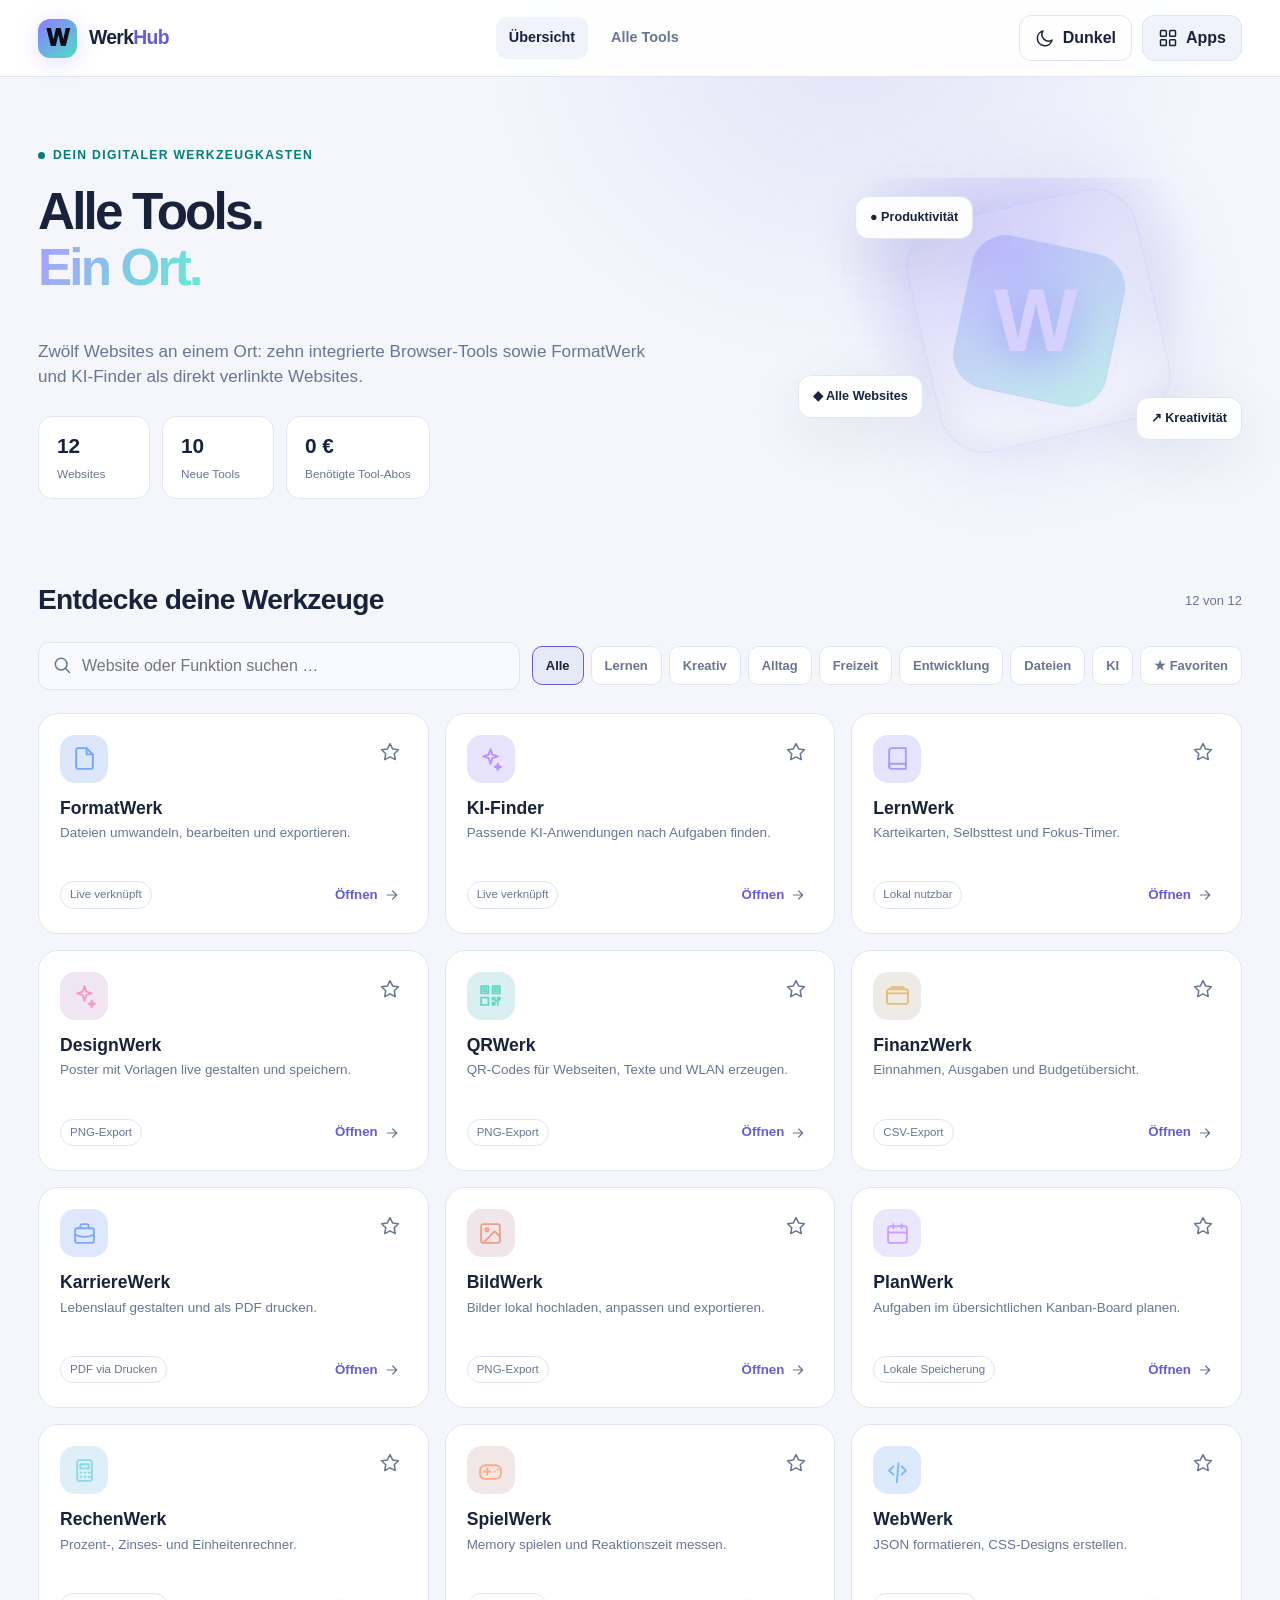
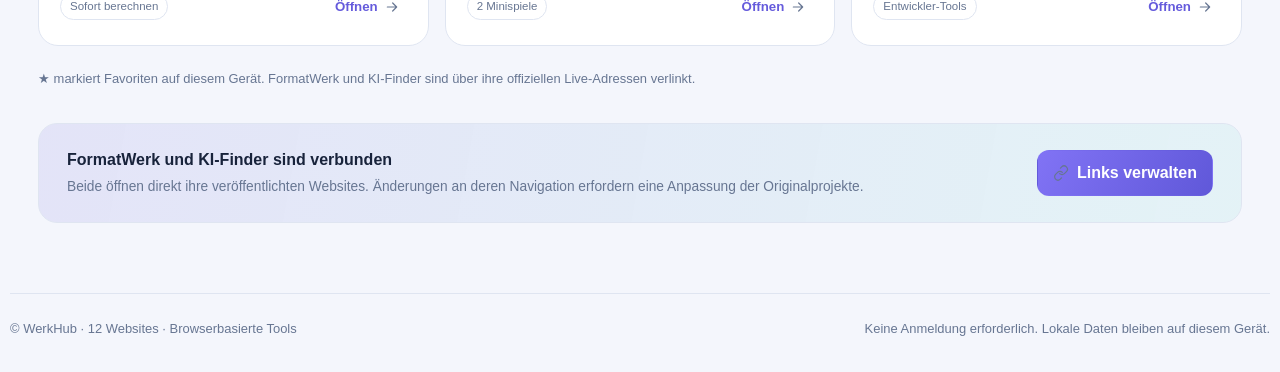
<file: index.html>
<!doctype html><html lang="de"><head><meta charset="utf-8"><meta name="viewport" content="width=device-width, initial-scale=1, viewport-fit=cover"><meta name="theme-color" content="#101727"><meta name="description" content="WerkHub bündelt zwölf praktische Web-Tools: Lernen, Design, QR-Codes, Finanzen, Karriere und mehr."><link rel="icon" href="assets/favicon.svg" type="image/svg+xml"><link rel="stylesheet" href="assets/style.css"><title>WerkHub – Alle Tools. Ein Ort.</title></head><body data-page="hub"><div id="app"></div><script src="assets/config.js" defer></script><script src="assets/qr-bundle.js" defer></script><script src="assets/app.js" defer></script></body></html>
</file>
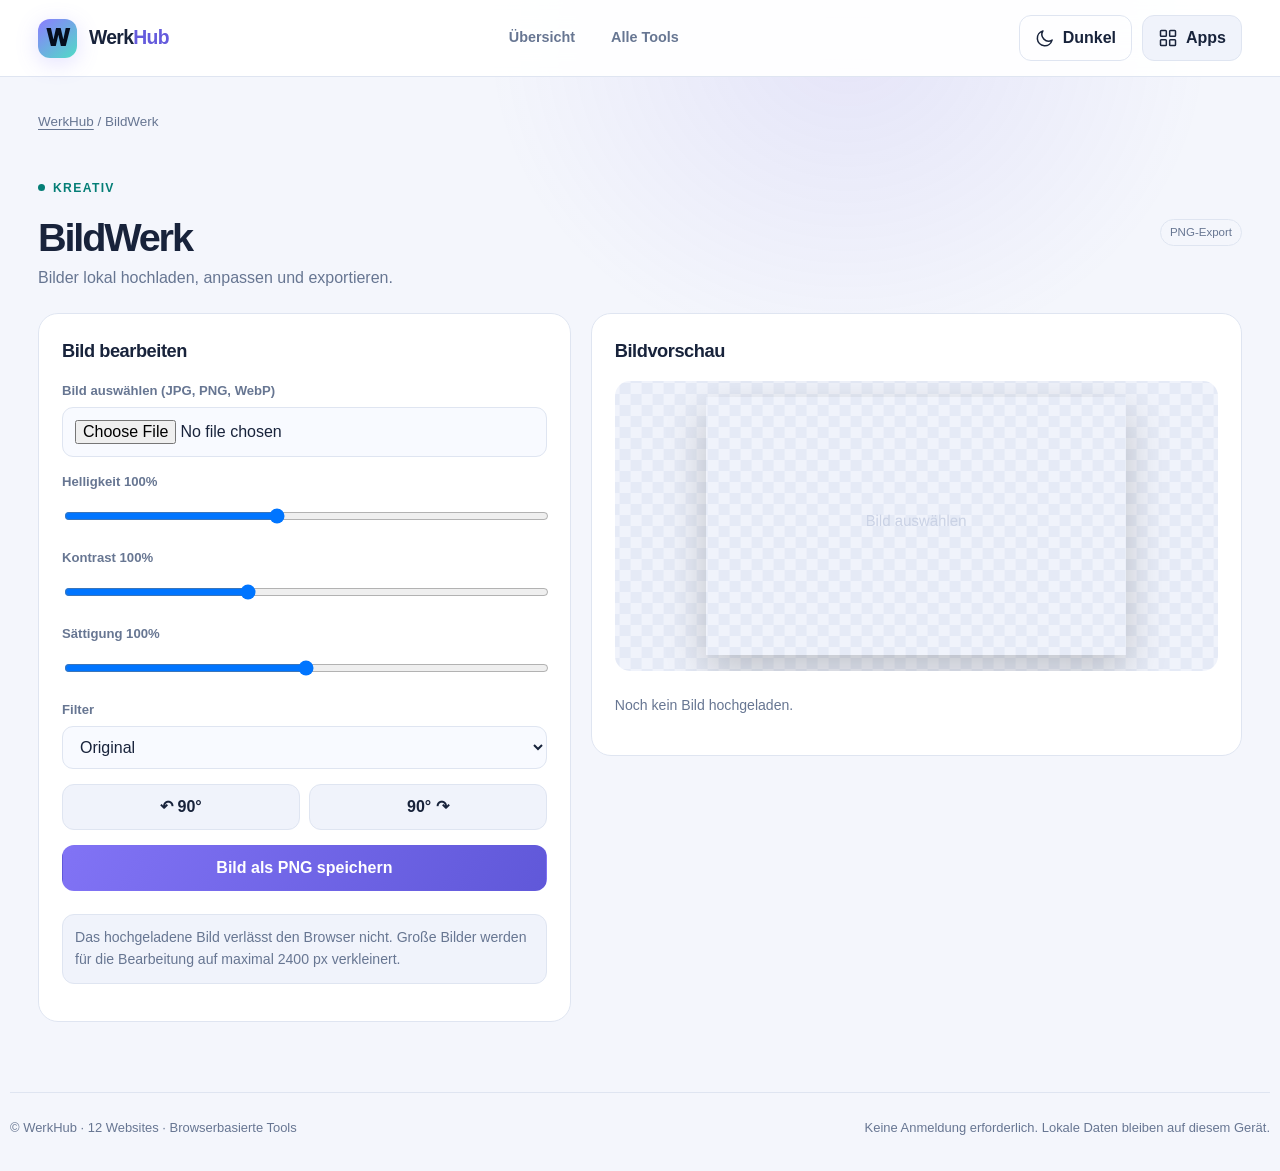
<file: bildwerk.html>
<!doctype html><html lang="de"><head><meta charset="utf-8"><meta name="viewport" content="width=device-width, initial-scale=1, viewport-fit=cover"><meta name="theme-color" content="#101727"><meta name="description" content="BildWerk – kostenloses Tool im WerkHub"><link rel="icon" href="assets/favicon.svg" type="image/svg+xml"><link rel="stylesheet" href="assets/style.css"><title>BildWerk – WerkHub</title></head><body data-page="bildwerk"><div id="app"></div><script src="assets/config.js" defer></script><script src="assets/qr-bundle.js" defer></script><script src="assets/app.js" defer></script></body></html>
</file>
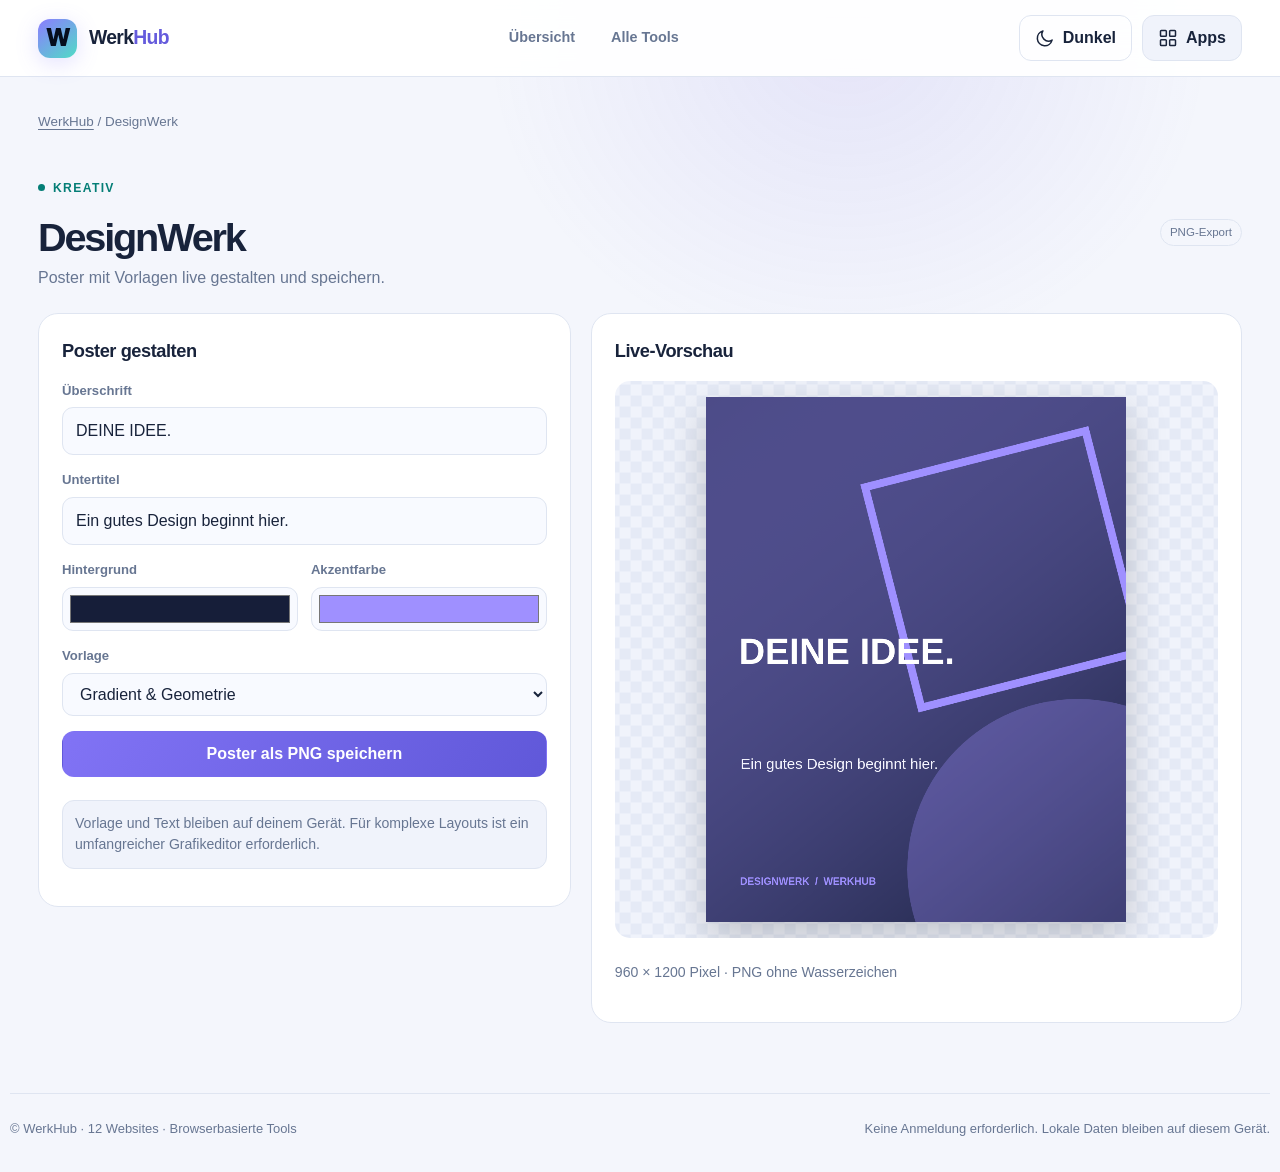
<file: designwerk.html>
<!doctype html><html lang="de"><head><meta charset="utf-8"><meta name="viewport" content="width=device-width, initial-scale=1, viewport-fit=cover"><meta name="theme-color" content="#101727"><meta name="description" content="DesignWerk – kostenloses Tool im WerkHub"><link rel="icon" href="assets/favicon.svg" type="image/svg+xml"><link rel="stylesheet" href="assets/style.css"><title>DesignWerk – WerkHub</title></head><body data-page="designwerk"><div id="app"></div><script src="assets/config.js" defer></script><script src="assets/qr-bundle.js" defer></script><script src="assets/app.js" defer></script></body></html>
</file>
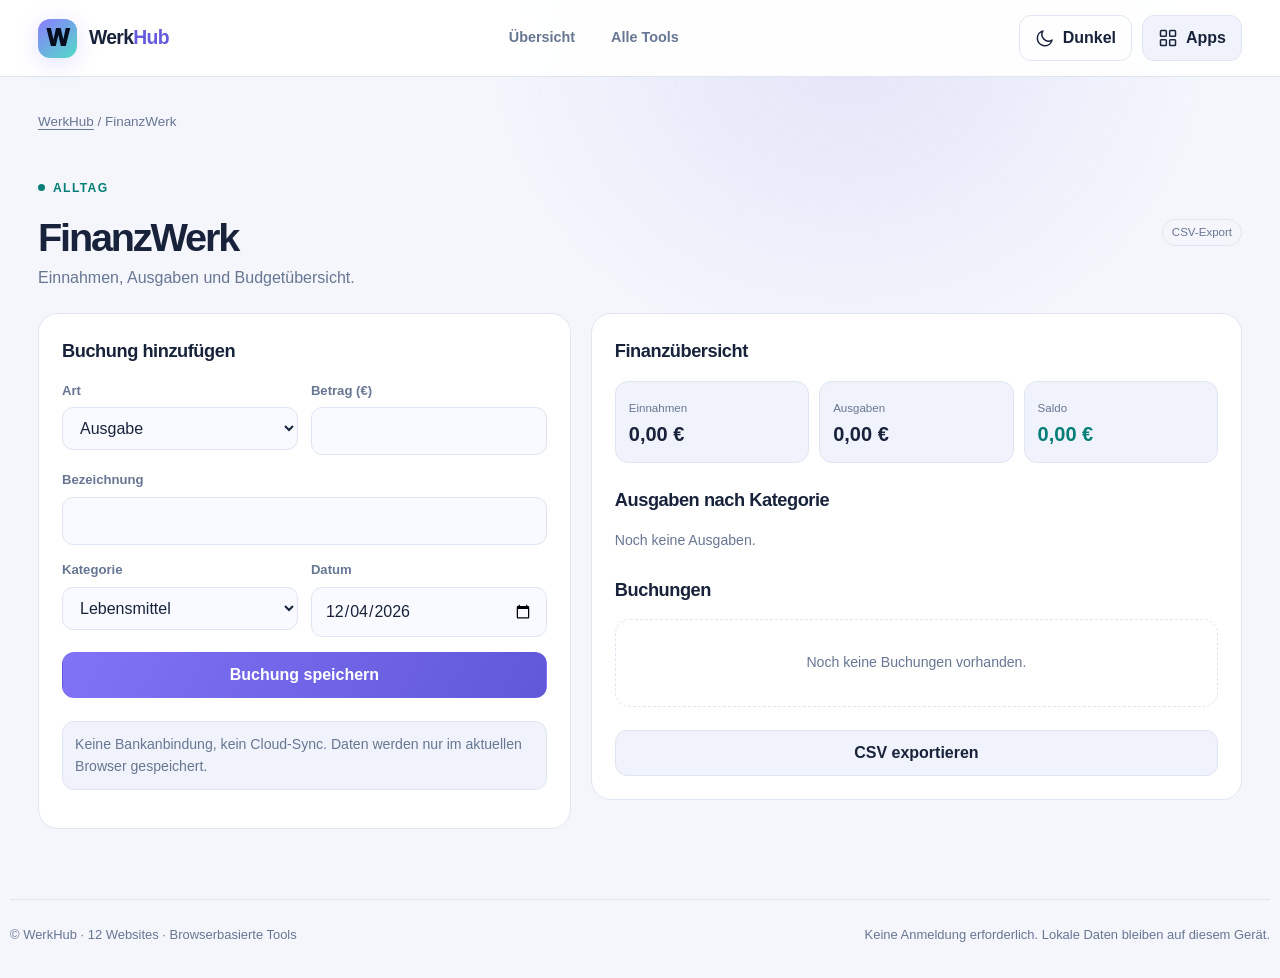
<file: finanzwerk.html>
<!doctype html><html lang="de"><head><meta charset="utf-8"><meta name="viewport" content="width=device-width, initial-scale=1, viewport-fit=cover"><meta name="theme-color" content="#101727"><meta name="description" content="FinanzWerk – kostenloses Tool im WerkHub"><link rel="icon" href="assets/favicon.svg" type="image/svg+xml"><link rel="stylesheet" href="assets/style.css"><title>FinanzWerk – WerkHub</title></head><body data-page="finanzwerk"><div id="app"></div><script src="assets/config.js" defer></script><script src="assets/qr-bundle.js" defer></script><script src="assets/app.js" defer></script></body></html>
</file>
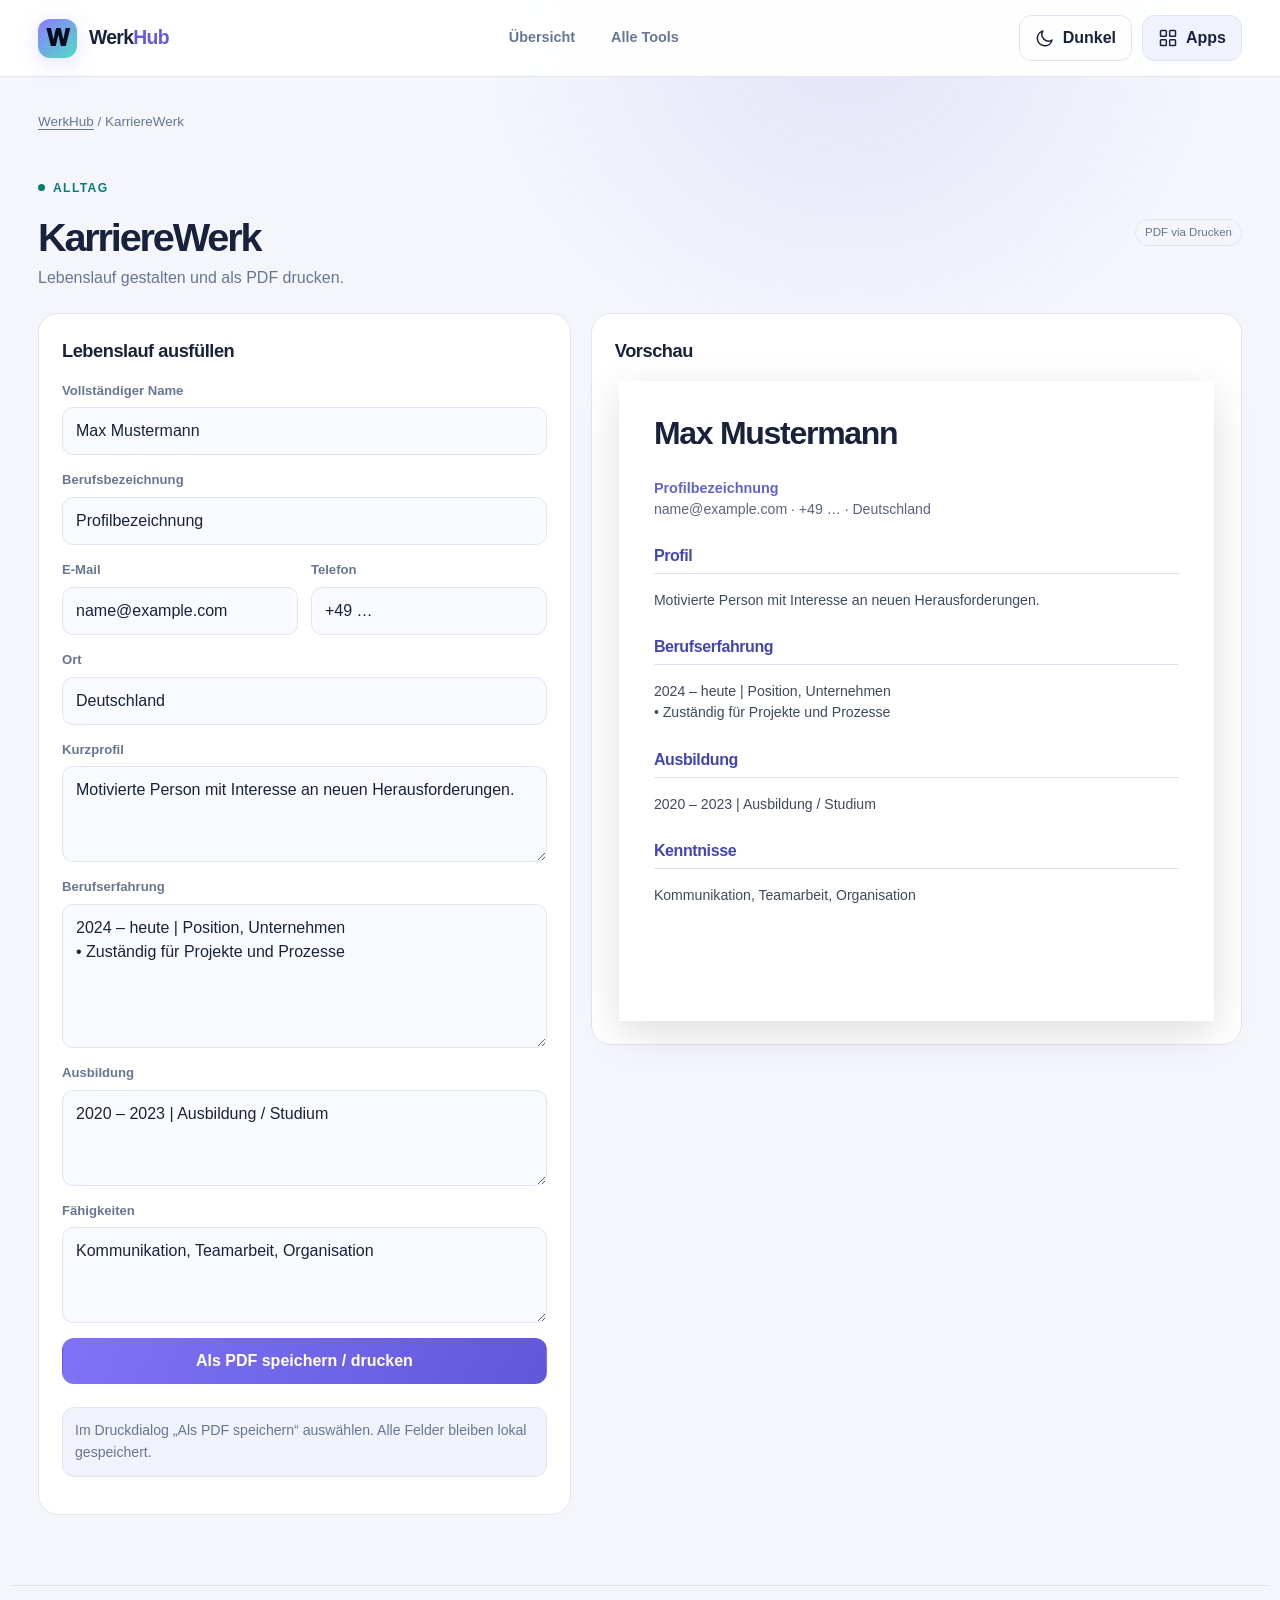
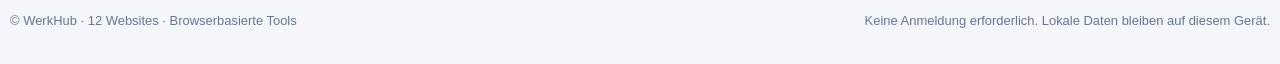
<file: karrierewerk.html>
<!doctype html><html lang="de"><head><meta charset="utf-8"><meta name="viewport" content="width=device-width, initial-scale=1, viewport-fit=cover"><meta name="theme-color" content="#101727"><meta name="description" content="KarriereWerk – kostenloses Tool im WerkHub"><link rel="icon" href="assets/favicon.svg" type="image/svg+xml"><link rel="stylesheet" href="assets/style.css"><title>KarriereWerk – WerkHub</title></head><body data-page="karrierewerk"><div id="app"></div><script src="assets/config.js" defer></script><script src="assets/qr-bundle.js" defer></script><script src="assets/app.js" defer></script></body></html>
</file>
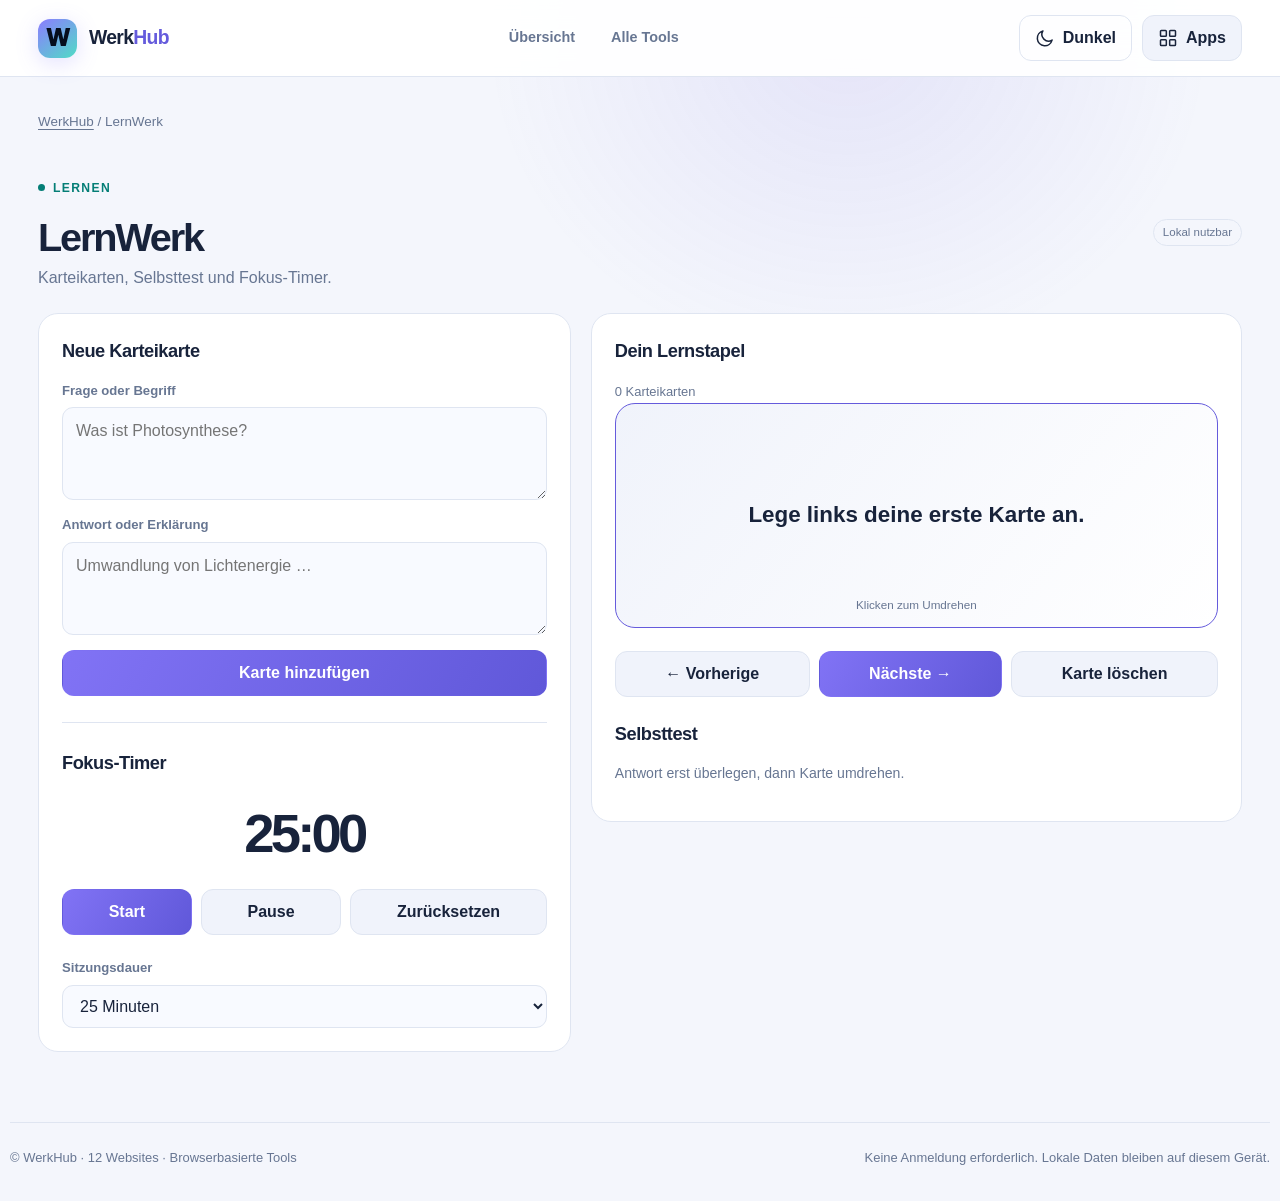
<file: lernwerk.html>
<!doctype html><html lang="de"><head><meta charset="utf-8"><meta name="viewport" content="width=device-width, initial-scale=1, viewport-fit=cover"><meta name="theme-color" content="#101727"><meta name="description" content="LernWerk – kostenloses Tool im WerkHub"><link rel="icon" href="assets/favicon.svg" type="image/svg+xml"><link rel="stylesheet" href="assets/style.css"><title>LernWerk – WerkHub</title></head><body data-page="lernwerk"><div id="app"></div><script src="assets/config.js" defer></script><script src="assets/qr-bundle.js" defer></script><script src="assets/app.js" defer></script></body></html>
</file>
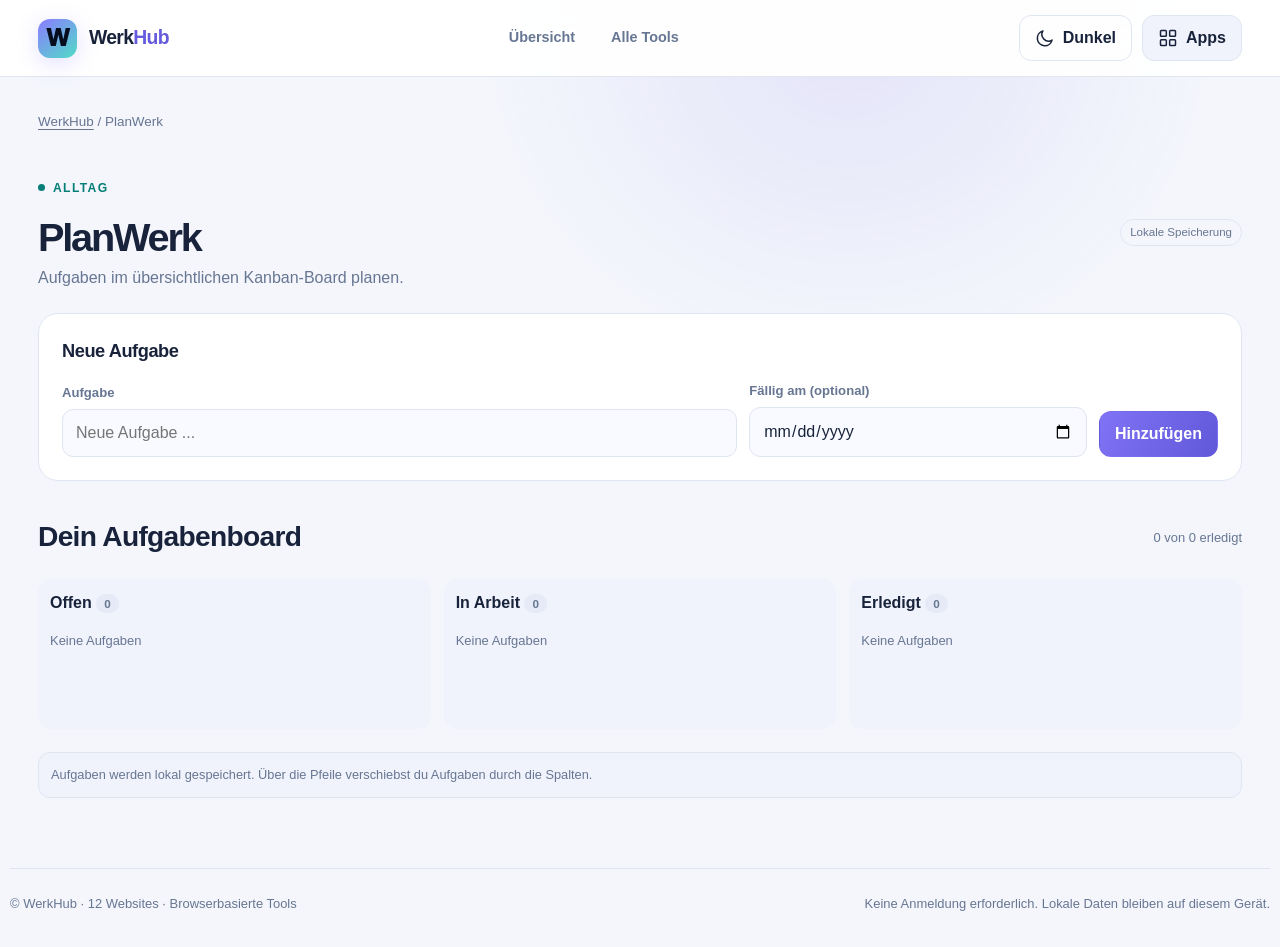
<file: planwerk.html>
<!doctype html><html lang="de"><head><meta charset="utf-8"><meta name="viewport" content="width=device-width, initial-scale=1, viewport-fit=cover"><meta name="theme-color" content="#101727"><meta name="description" content="PlanWerk – kostenloses Tool im WerkHub"><link rel="icon" href="assets/favicon.svg" type="image/svg+xml"><link rel="stylesheet" href="assets/style.css"><title>PlanWerk – WerkHub</title></head><body data-page="planwerk"><div id="app"></div><script src="assets/config.js" defer></script><script src="assets/qr-bundle.js" defer></script><script src="assets/app.js" defer></script></body></html>
</file>
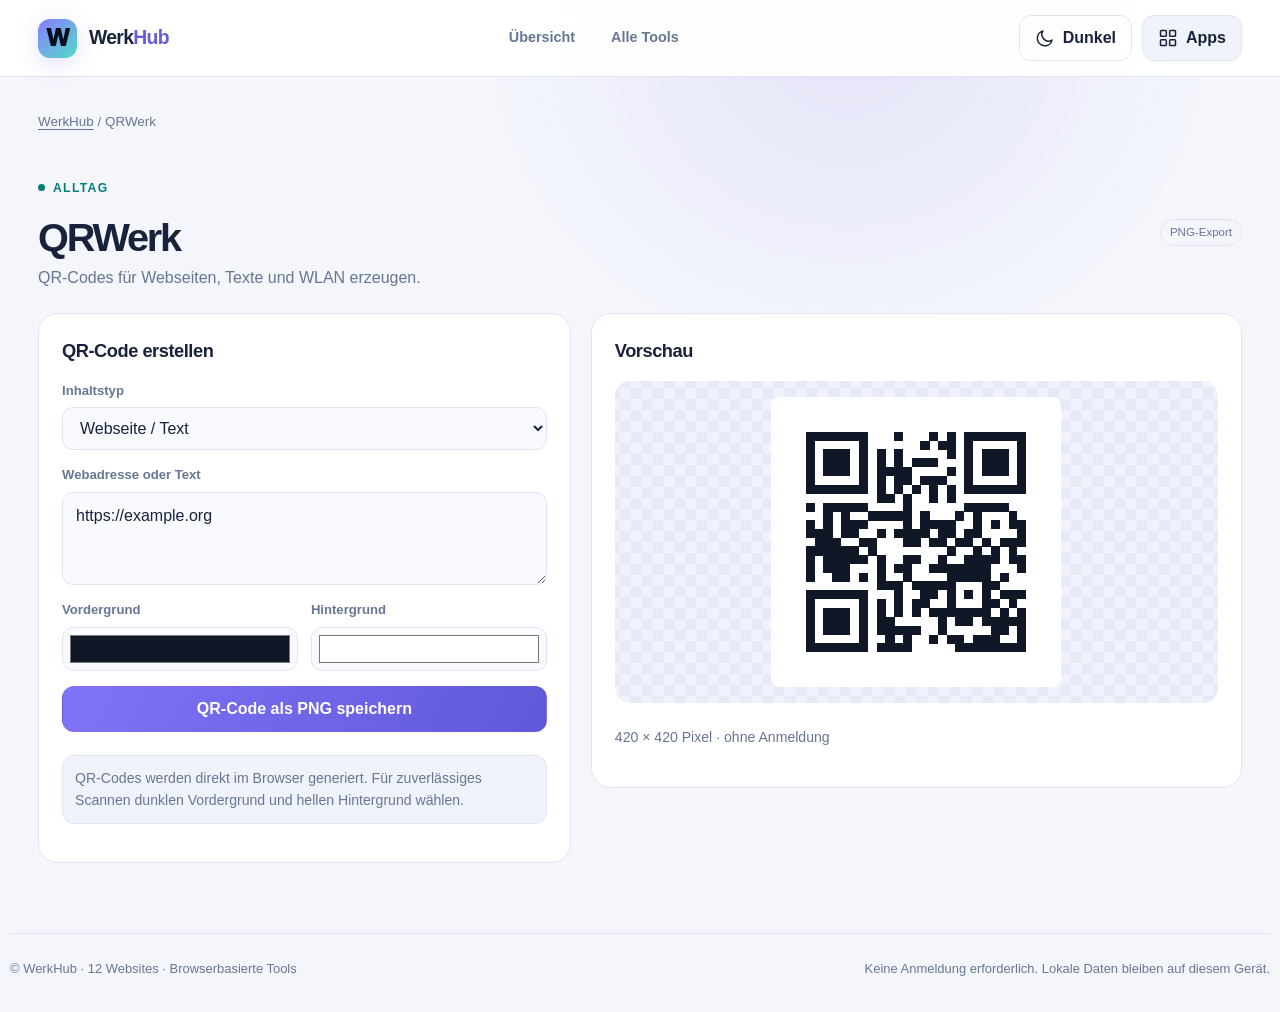
<file: qrwerk.html>
<!doctype html><html lang="de"><head><meta charset="utf-8"><meta name="viewport" content="width=device-width, initial-scale=1, viewport-fit=cover"><meta name="theme-color" content="#101727"><meta name="description" content="QRWerk – kostenloses Tool im WerkHub"><link rel="icon" href="assets/favicon.svg" type="image/svg+xml"><link rel="stylesheet" href="assets/style.css"><title>QRWerk – WerkHub</title></head><body data-page="qrwerk"><div id="app"></div><script src="assets/config.js" defer></script><script src="assets/qr-bundle.js" defer></script><script src="assets/app.js" defer></script></body></html>
</file>
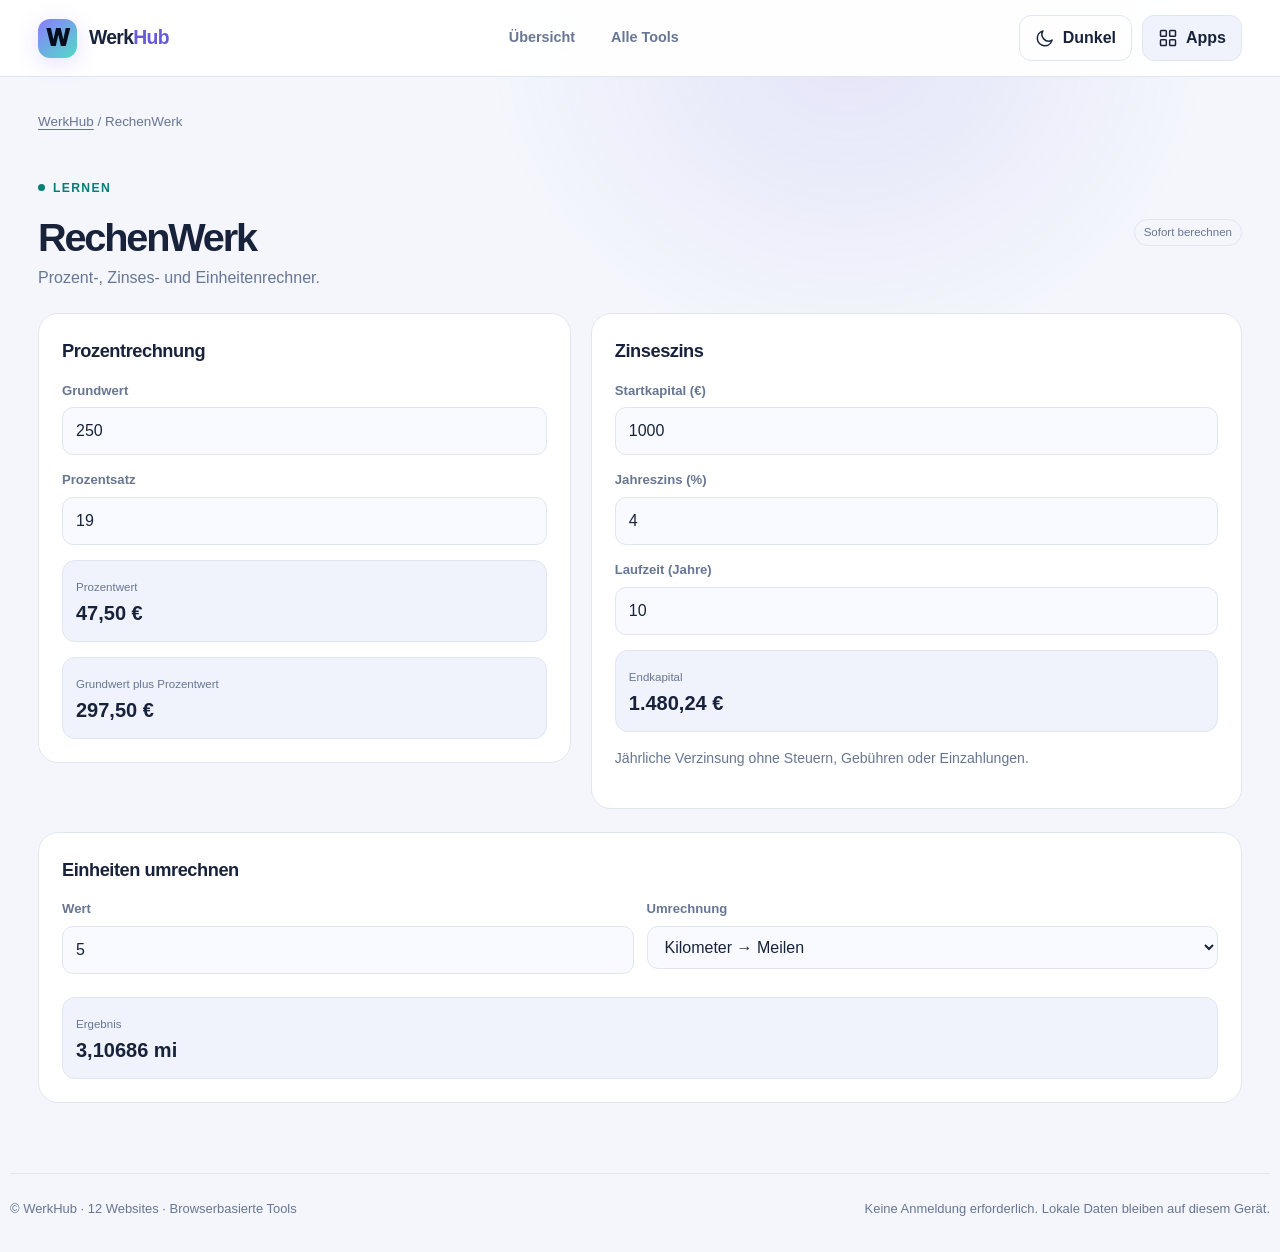
<file: rechenwerk.html>
<!doctype html><html lang="de"><head><meta charset="utf-8"><meta name="viewport" content="width=device-width, initial-scale=1, viewport-fit=cover"><meta name="theme-color" content="#101727"><meta name="description" content="RechenWerk – kostenloses Tool im WerkHub"><link rel="icon" href="assets/favicon.svg" type="image/svg+xml"><link rel="stylesheet" href="assets/style.css"><title>RechenWerk – WerkHub</title></head><body data-page="rechenwerk"><div id="app"></div><script src="assets/config.js" defer></script><script src="assets/qr-bundle.js" defer></script><script src="assets/app.js" defer></script></body></html>
</file>
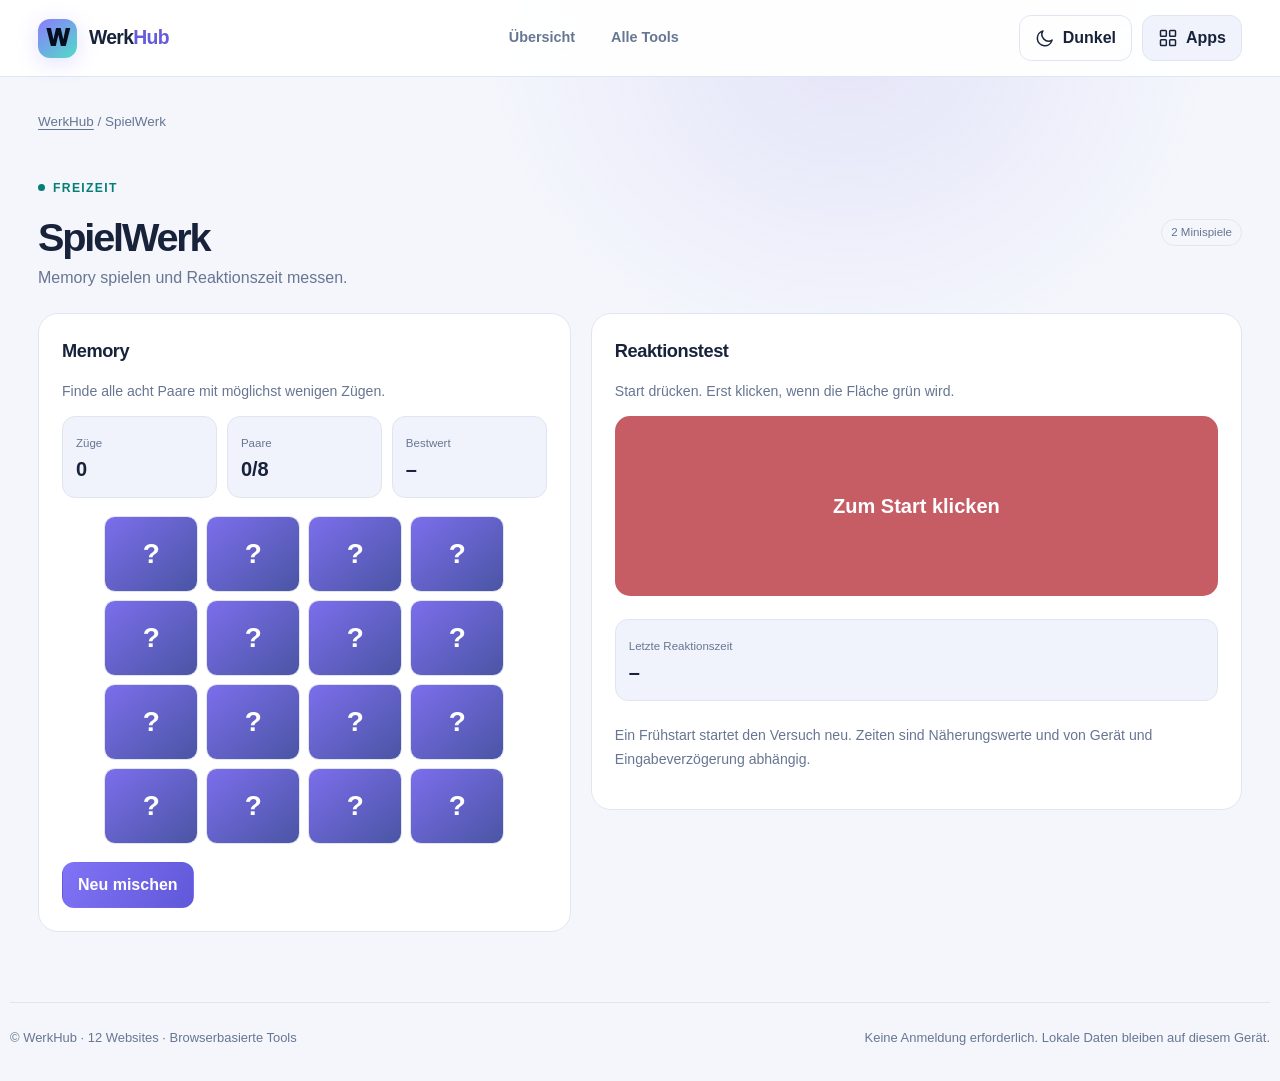
<file: spielwerk.html>
<!doctype html><html lang="de"><head><meta charset="utf-8"><meta name="viewport" content="width=device-width, initial-scale=1, viewport-fit=cover"><meta name="theme-color" content="#101727"><meta name="description" content="SpielWerk – kostenloses Tool im WerkHub"><link rel="icon" href="assets/favicon.svg" type="image/svg+xml"><link rel="stylesheet" href="assets/style.css"><title>SpielWerk – WerkHub</title></head><body data-page="spielwerk"><div id="app"></div><script src="assets/config.js" defer></script><script src="assets/qr-bundle.js" defer></script><script src="assets/app.js" defer></script></body></html>
</file>
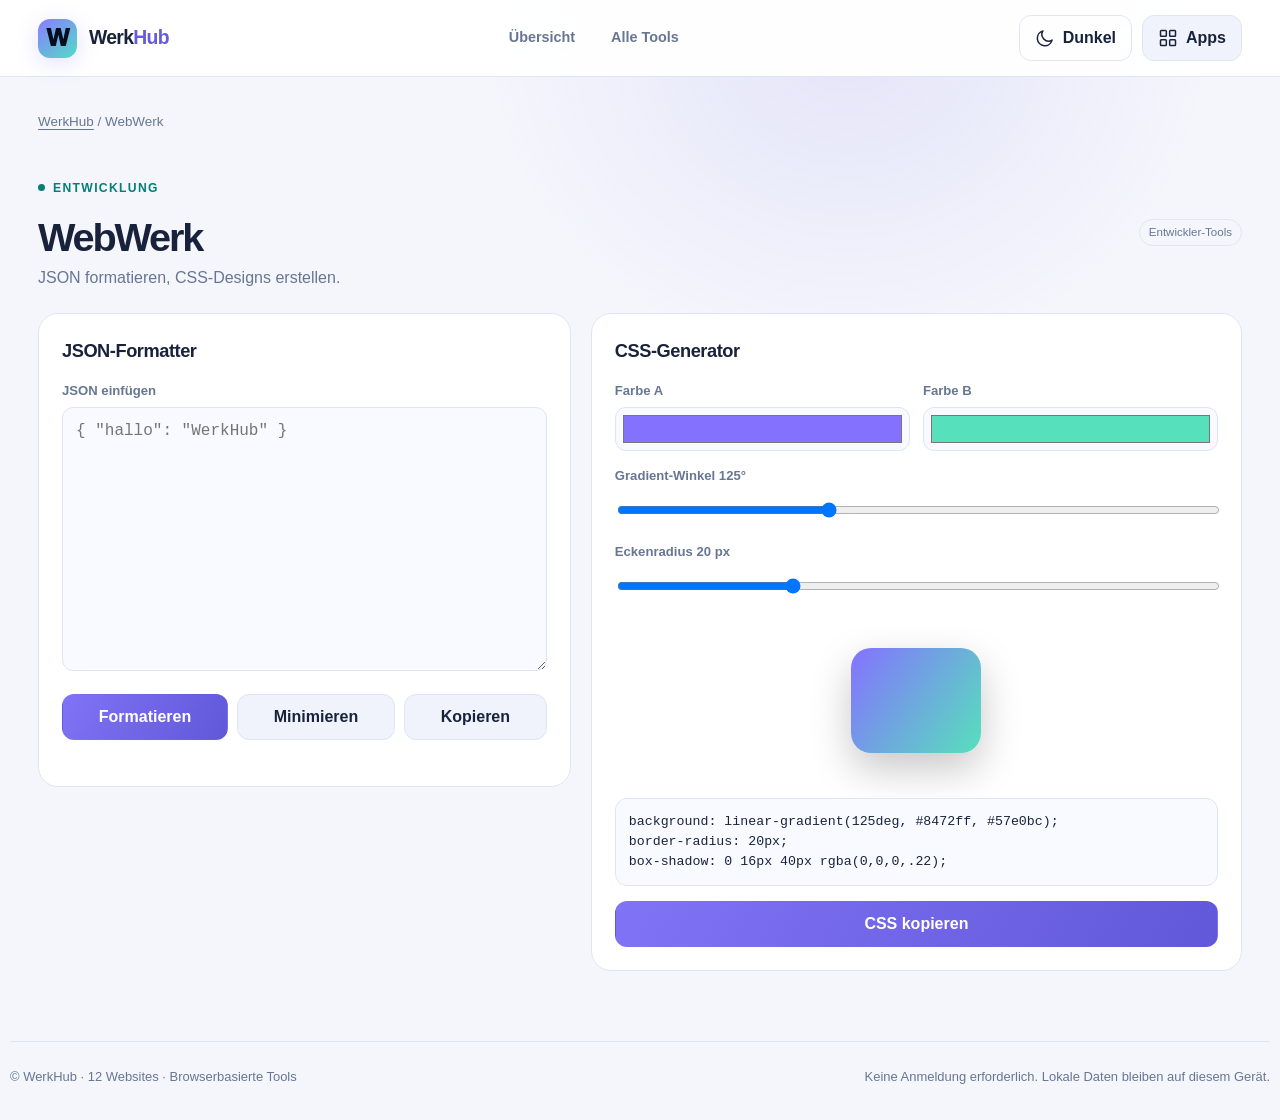
<file: webwerk.html>
<!doctype html><html lang="de"><head><meta charset="utf-8"><meta name="viewport" content="width=device-width, initial-scale=1, viewport-fit=cover"><meta name="theme-color" content="#101727"><meta name="description" content="WebWerk – kostenloses Tool im WerkHub"><link rel="icon" href="assets/favicon.svg" type="image/svg+xml"><link rel="stylesheet" href="assets/style.css"><title>WebWerk – WerkHub</title></head><body data-page="webwerk"><div id="app"></div><script src="assets/config.js" defer></script><script src="assets/qr-bundle.js" defer></script><script src="assets/app.js" defer></script></body></html>
</file>
<file: assets/style.css>
:root{color-scheme:dark;--bg:#080c16;--surface:#101727;--surface2:#182236;--surface3:#222e45;--line:#28344c;--text:#eef4ff;--muted:#98a6bf;--accent:#8b83ff;--accent2:#5de7ca;--shadow:0 24px 85px #0004;--glass:#111928e8;--radius:20px;--input:#0a1220}
:root[data-theme=light]{color-scheme:light;--bg:#f4f6fc;--surface:#ffffff;--surface2:#f0f3fb;--surface3:#e5eaf6;--line:#dfe5f1;--text:#18233b;--muted:#677692;--accent:#655bdc;--accent2:#047e76;--shadow:0 16px 60px #12224416;--glass:#ffffffed;--input:#f8faff}
*{box-sizing:border-box}html{scroll-behavior:smooth}body{margin:0;background:var(--bg);color:var(--text);font-family:Inter,ui-sans-serif,-apple-system,BlinkMacSystemFont,"Segoe UI",Arial,sans-serif;line-height:1.5;min-width:280px}body:before{content:"";position:fixed;z-index:-1;top:-320px;left:35%;width:800px;height:720px;background:radial-gradient(ellipse,#6656db1b,transparent 64%);pointer-events:none}button,input,textarea,select{font:inherit}button{cursor:pointer}a{color:inherit;text-decoration:none}h1,h2,h3,p{margin-top:0}h1{font-size:clamp(2.15rem,4vw,4rem);letter-spacing:-.055em;line-height:1.1}h2{font-size:clamp(1.35rem,2.2vw,1.9rem);letter-spacing:-.025em}h3{font-size:1rem}p{color:var(--muted)}small,.small{font-size:.81rem;color:var(--muted)}.muted{color:var(--muted)}strong{color:var(--text)}.container{max-width:1260px;margin:auto;padding:0 28px}.nav{position:sticky;top:0;z-index:40;background:var(--glass);border-bottom:1px solid var(--line);backdrop-filter:blur(20px)}.navinner{height:76px;display:flex;gap:18px;align-items:center;justify-content:space-between}.brand{display:inline-flex;gap:12px;align-items:center;font-size:1.21rem;letter-spacing:-.035em;font-weight:850}.brandmark{display:inline-flex;width:39px;height:39px;border-radius:12px;align-items:center;justify-content:center;background:linear-gradient(140deg,#8c7cff,#50dcc6);color:#060e1d;font-weight:950;font-size:24px;box-shadow:0 5px 22px #776bff34}.brand span:last-child span{color:var(--accent)}.navright,.navlinks{display:flex;align-items:center;gap:10px}.navlinks a{font-weight:600;color:var(--muted);font-size:.9rem;padding:10px 13px;border-radius:11px}.navlinks a:hover,.navlinks a.active{color:var(--text);background:var(--surface2)}.btn,.iconbtn{display:inline-flex;gap:8px;align-items:center;justify-content:center;border:1px solid var(--line);border-radius:12px;background:var(--surface2);color:var(--text);padding:10px 15px;min-height:43px;font-weight:680;transition:transform .15s,border-color .15s,background .15s}.btn:hover,.iconbtn:hover{border-color:var(--accent);transform:translateY(-1px)}.btn.primary{background:linear-gradient(120deg,#8173f5,#6058d9);border-color:transparent;color:white}.btn.ghost{background:transparent}.btn.smallbtn{padding:7px 11px;min-height:35px;font-size:.82rem}.btn:disabled{opacity:.46;cursor:not-allowed;transform:none}.iconbtn{width:43px;padding:8px;font-size:21px}.navToggle{display:none}.svgicon{width:20px;height:20px;stroke:currentColor;fill:none;stroke-width:1.8;stroke-linecap:round;stroke-linejoin:round;flex:none}.svgicon.small{width:16px;height:16px}.navright .btn{white-space:nowrap}.appmenu{position:absolute;right:max(28px,calc((100vw - 1204px)/2));top:70px;max-height:min(70vh,650px);width:min(480px,calc(100vw - 30px));background:var(--surface);border:1px solid var(--line);border-radius:20px;box-shadow:var(--shadow);padding:17px;overflow:auto}.appmenu[hidden],.modal[hidden],.toast[hidden],[hidden]{display:none!important}.menuhead{display:flex;align-items:center;justify-content:space-between;margin-bottom:10px}.menugrid{display:grid;grid-template-columns:1fr 1fr;gap:8px}.menulink{display:flex;gap:9px;align-items:center;padding:10px;border-radius:12px;border:1px solid var(--line);font-size:.85rem;font-weight:650}.menulink:hover{background:var(--surface2);border-color:var(--accent)}.menulink.disabled{opacity:.57}.appdot{height:34px;width:34px;border-radius:11px;display:inline-flex;align-items:center;justify-content:center;flex:none;background:var(--surface2);color:var(--accent)}.appdot svg{width:19px;height:19px}.crumb{margin:35px 0 20px;font-size:.84rem;color:var(--muted)}.crumb a{text-decoration:underline;text-underline-offset:3px}.hero{padding:65px 0 45px;position:relative}.herogrid{display:grid;grid-template-columns:minmax(0,1.3fr) minmax(280px,.7fr);gap:40px;align-items:center}.eyebrow{display:inline-flex;align-items:center;gap:8px;font-size:.76rem;letter-spacing:.11em;text-transform:uppercase;font-weight:760;color:var(--accent2);margin-bottom:19px}.eyebrow:before{content:"";width:7px;height:7px;border-radius:50%;background:var(--accent2)}.hero h1 em{font-style:normal;background:linear-gradient(110deg,#a9a0ff,#62ebd2);background-clip:text;color:transparent}.hero p{font-size:1.07rem;max-width:610px}.heroStats{display:flex;gap:12px;margin-top:26px;flex-wrap:wrap}.stat{padding:13px 18px;border:1px solid var(--line);border-radius:14px;background:var(--surface);min-width:112px}.stat strong{display:block;font-size:1.3rem}.stat small{font-size:.74rem}.heroart{min-height:285px;position:relative;background:radial-gradient(ellipse at 45% 30%,#796aff3d,transparent 58%);display:flex;align-items:center;justify-content:center}.hero-orbit{width:235px;height:235px;border-radius:45px;border:1px solid #a2a0ff46;transform:rotate(-13deg);display:flex;align-items:center;justify-content:center;box-shadow:0 0 90px #655bcb2e,inset 0 0 60px #655bcb20;animation:float 7s ease-in-out infinite}.hero-orbit:before{content:"";width:154px;height:154px;display:block;border-radius:35px;background:linear-gradient(135deg,#8576ff4a,#4adfc54a);border:1px solid #aad5ff3e;transform:rotate(25deg)}.hero-glyph{position:absolute;font-size:89px;font-weight:900;letter-spacing:-.13em;color:#d6d0ff;text-shadow:0 10px 45px #8174ff88;transform:translateX(-8px)}.floattag{position:absolute;padding:11px 14px;border:1px solid var(--line);background:var(--glass);border-radius:13px;color:var(--text);font-size:.79rem;box-shadow:var(--shadow);font-weight:730;backdrop-filter:blur(20px)}.float1{top:18px;left:5%}.float2{bottom:23px;right:0}.float3{bottom:45px;left:-9%}@keyframes float{50%{transform:translateY(-12px) rotate(-8deg)}}.sectionhead{display:flex;align-items:center;justify-content:space-between;gap:14px;margin-top:35px;margin-bottom:20px}.sectionhead h2{margin:0}.toolbar{display:flex;align-items:center;flex-wrap:wrap;gap:12px;margin-bottom:23px}.searchwrap{flex:1 1 240px;position:relative}.searchwrap input{width:100%;padding-left:43px}.searchwrap .svgicon{position:absolute;top:13px;left:14px;color:var(--muted)}.filters{display:flex;gap:7px;flex-wrap:wrap}.filter{border:1px solid var(--line);border-radius:10px;padding:9px 13px;background:var(--surface);color:var(--muted);font-weight:700;font-size:.81rem}.filter[aria-pressed=true]{background:var(--surface3);color:var(--text);border-color:var(--accent)}.appsgrid{display:grid;grid-template-columns:repeat(3,minmax(0,1fr));gap:16px}.appcard{position:relative;border:1px solid var(--line);border-radius:20px;padding:21px;background:var(--surface);min-height:218px;display:flex;flex-direction:column;gap:12px;transition:border-color .2s,transform .2s,box-shadow .2s}.appcard:hover{border-color:#8b83ffad;transform:translateY(-3px);box-shadow:var(--shadow)}.cardtop{display:flex;justify-content:space-between;align-items:flex-start;gap:9px}.appbadge{width:48px;height:48px;display:grid;place-items:center;border-radius:15px;background:color-mix(in srgb,var(--card-color) 16%,var(--surface2));color:var(--card-color)}.appbadge .svgicon{height:25px;width:25px}.favbtn{border:0;background:none;color:var(--muted);padding:7px;border-radius:10px}.favbtn.active{color:#ffa844}.favbtn:hover{background:var(--surface2)}.appcard h3{font-size:1.1rem;margin:0}.appcard p{font-size:.84rem;margin:2px 0 0;min-height:43px}.cardbottom{display:flex;justify-content:space-between;align-items:center;gap:10px;margin-top:auto}.capsule{display:inline-flex;align-items:center;gap:6px;border:1px solid var(--line);border-radius:30px;color:var(--muted);padding:4px 9px;font-size:.72rem}.cardaction{display:inline-flex;align-items:center;gap:6px;color:var(--accent);font-weight:780;font-size:.83rem}.cardaction:hover{text-decoration:underline}.footer{margin-top:70px;padding:25px 0 34px;border-top:1px solid var(--line);display:flex;justify-content:space-between;gap:15px;flex-wrap:wrap;font-size:.81rem;color:var(--muted)}.featurestrip{margin-top:35px;padding:24px 28px;border-radius:19px;background:linear-gradient(100deg,#7266de20,#4dd8c519);border:1px solid var(--line);display:flex;align-items:center;justify-content:space-between;gap:15px;flex-wrap:wrap}.featurestrip h3{margin:0 0 5px}.featurestrip p{margin:0;font-size:.86rem}.pagehead{padding:22px 0 23px;display:flex;justify-content:space-between;align-items:center;gap:15px}.pagehead h1{font-size:clamp(1.8rem,3.1vw,2.9rem);margin:0 0 7px}.pagehead p{margin:0;max-width:700px}.workspace{display:grid;grid-template-columns:minmax(290px,.9fr) minmax(0,1.1fr);gap:20px;align-items:start}.panel{background:var(--surface);border:1px solid var(--line);border-radius:20px;padding:23px;min-width:0}.panel h2{font-size:1.14rem;margin-bottom:16px}.panel p{font-size:.88rem}.panel+.panel{margin-top:0}.stack{display:grid;gap:15px}.fieldset{display:flex;flex-direction:column;gap:7px;min-width:0}.fieldset label{font-size:.82rem;font-weight:750;color:var(--muted)}input,select,textarea{background:var(--input);border:1px solid var(--line);border-radius:11px;padding:11px 13px;color:var(--text);outline:none;min-width:0;width:100%}input:focus,select:focus,textarea:focus{border-color:var(--accent);box-shadow:0 0 0 3px #8b83ff2a}input[type=color]{height:44px;padding:3px 5px;cursor:pointer}input[type=file]{padding:12px}input[type=range]{padding:6px 0}input[type=checkbox]{width:auto;accent-color:var(--accent)}textarea{resize:vertical;min-height:93px}.twocol{display:grid;grid-template-columns:repeat(2,minmax(0,1fr));gap:13px}.threecol{display:grid;grid-template-columns:repeat(3,minmax(0,1fr));gap:13px}.row{display:flex;align-items:center;gap:10px;flex-wrap:wrap}.spacebetween{justify-content:space-between}.full{width:100%}.sep{height:1px;background:var(--line);margin:13px 0}.display{padding:20px;border-radius:15px;background:var(--surface2);border:1px solid var(--line);min-width:0}.big{font-size:2rem;font-weight:840;letter-spacing:-.04em}.overline{text-transform:uppercase;font-size:.72rem;font-weight:750;letter-spacing:.08em;color:var(--muted)}.placeholder{padding:40px 15px;text-align:center;color:var(--muted);border:1px dashed var(--line);border-radius:14px}.item{display:flex;align-items:center;justify-content:space-between;gap:12px;border-bottom:1px solid var(--line);padding:10px 0;min-width:0}.item:last-child{border-bottom:0}.itemmain{min-width:0;overflow-wrap:anywhere}.chip{border-radius:20px;padding:3px 8px;background:var(--surface3);font-size:.73rem;color:var(--muted);white-space:nowrap}.success{color:var(--accent2)}.danger{color:#fa939a}.center{text-align:center}.tabbar{display:flex;gap:7px;flex-wrap:wrap;margin-bottom:15px}.tab{border:1px solid var(--line);background:var(--surface2);color:var(--muted);border-radius:10px;padding:9px 12px;font-weight:740;font-size:.84rem}.tab.active{background:var(--accent);color:white;border-color:transparent}.toast{position:fixed;bottom:22px;right:24px;z-index:200;max-width:min(390px,calc(100vw - 40px));padding:13px 19px;background:var(--surface3);border:1px solid var(--accent);box-shadow:var(--shadow);border-radius:13px;font-weight:700;font-size:.87rem}.modal{position:fixed;inset:0;z-index:100;display:grid;place-items:center;background:#040817ac;padding:20px;backdrop-filter:blur(6px)}.modalCard{width:min(550px,100%);max-height:90vh;overflow:auto;background:var(--surface);border:1px solid var(--line);border-radius:22px;padding:25px;box-shadow:var(--shadow)}.flash{min-height:225px;width:100%;border:1px solid var(--accent);background:linear-gradient(130deg,var(--surface2),var(--surface));color:var(--text);border-radius:20px;display:grid;place-items:center;position:relative;text-align:center;padding:38px;font-size:1.4rem;font-weight:770;overflow-wrap:anywhere}.flash .flashhint{position:absolute;bottom:13px;font-size:.73rem;color:var(--muted);font-weight:500}.timer{font-size:3.4rem;font-weight:850;letter-spacing:-.07em;font-variant-numeric:tabular-nums;text-align:center;margin:15px}.metricgrid{display:grid;grid-template-columns:repeat(3,minmax(0,1fr));gap:10px}.metric{border:1px solid var(--line);border-radius:13px;padding:13px;background:var(--surface2)}.metric strong{display:block;font-size:1.25rem}.metric small{font-size:.72rem}.bartrack{height:10px;border-radius:30px;background:var(--surface3);overflow:hidden}.barfill{height:100%;background:linear-gradient(90deg,#8076ff,#55e4cb);border-radius:30px}.expensebar{display:grid;grid-template-columns:100px 1fr 90px;gap:12px;align-items:center;margin:12px 0;font-size:.8rem}.kanban{display:grid;grid-template-columns:repeat(3,minmax(0,1fr));gap:13px}.kanbancol{border-radius:14px;background:var(--surface2);padding:12px;min-height:150px}.task{background:var(--surface);padding:13px;border-radius:12px;border:1px solid var(--line);margin-top:10px}.task h3{margin-bottom:7px;font-size:.86rem}.taskbuttons{display:flex;gap:6px;margin-top:9px}.taskbuttons .btn{flex:1;padding:5px;min-height:30px}.canvasPreview{display:flex;justify-content:center;align-items:center;overflow:auto;padding:16px;background:repeating-conic-gradient(var(--surface2) 0 25%,var(--surface3) 0 50%) 50%/22px 22px;border-radius:15px}.canvasPreview canvas{width:100%;max-width:420px;height:auto;max-height:600px;object-fit:contain;box-shadow:0 15px 40px #0003}.qrpreview canvas{max-width:290px;image-rendering:pixelated;box-shadow:none;border-radius:8px}.cvpage{background:white;color:#1c263b;padding:35px;box-shadow:0 12px 38px #0002;max-width:595px;margin:auto;min-height:640px;font-size:.9rem;overflow-wrap:anywhere}.cvpage h1{font-size:2rem;letter-spacing:-.04em}.cvpage h2{color:#4345b2;font-size:1rem;border-bottom:1px solid #dfdfed;padding-bottom:5px;margin-top:24px}.cvpage p,.cvpage small{color:#3e4a5f}.cvpage .meta{color:#596481}.gamegrid{display:grid;grid-template-columns:repeat(4,1fr);gap:8px;max-width:400px;margin:18px auto}.memorycard{height:76px;border:1px solid var(--line);border-radius:11px;background:linear-gradient(140deg,#7c6eec,#4a55a4);color:white;font-weight:900;font-size:1.75rem;display:grid;place-items:center}.memorycard.open{background:var(--surface2);color:var(--text)}.memorycard.matched{background:#2aa8912a;border-color:#27ac94;color:var(--accent2)}.reaction{display:grid;place-items:center;text-align:center;min-height:180px;width:100%;border-radius:15px;background:#c65d65;color:white;font-weight:850;font-size:1.25rem;border:0}.reaction.ready{background:#20a88b}.reaction.wait{background:#b86e54}.swatches{display:grid;grid-template-columns:repeat(5,minmax(0,1fr));gap:9px}.swatch{height:105px;border-radius:13px;display:flex;align-items:flex-end;justify-content:center;padding:10px;color:#fff;text-shadow:0 2px 8px #0007;font-size:.72rem;font-weight:850;border:0}.codesnippet{white-space:pre-wrap;overflow-wrap:anywhere;font-family:ui-monospace,monospace;font-size:.83rem;background:var(--input);padding:13px;border-radius:12px;border:1px solid var(--line);color:var(--text)}.rangeslider{display:grid;grid-template-columns:1fr 40px;align-items:center;gap:12px}.shadowexample{width:130px;height:105px;background:var(--accent);border-radius:16px;margin:30px auto}.note{font-size:.8rem;color:var(--muted);background:var(--surface2);border:1px solid var(--line);border-radius:12px;padding:12px}.info{font-size:.8rem;color:var(--muted)}.topgap{margin-top:23px}
@media (max-width:1000px){.appsgrid{grid-template-columns:repeat(2,minmax(0,1fr))}.heroart{min-height:225px}.herogrid{grid-template-columns:1fr .65fr}.float3{left:0}.hero-orbit{width:190px;height:190px}.workspace{grid-template-columns:1fr}.kanban{grid-template-columns:repeat(3,minmax(0,1fr))}}
@media (max-width:720px){.container{padding:0 17px}.navinner{height:66px;gap:7px}.navlinks{display:none}.navToggle{display:flex}.navright{gap:7px}.navright .menuLabel{display:none}.brand{font-size:1.13rem;gap:8px}.brandmark{width:35px;height:35px}.herogrid{grid-template-columns:1fr}.hero{padding:42px 0 26px}.heroart{min-height:195px}.hero-orbit{width:155px;height:155px;border-radius:37px}.hero-orbit:before{width:110px;height:110px}.hero-glyph{font-size:65px}.floattag{font-size:.68rem;padding:7px}.float1{left:3%;top:10px}.float2{right:4%;bottom:7px}.float3{left:2%;bottom:22px}.appsgrid{grid-template-columns:1fr}.appcard{min-height:185px}.pagehead{padding:10px 0 20px;align-items:flex-start}.pagehead .capsule{display:none}.sectionhead{margin-top:21px}.panel{padding:17px}.kanban{grid-template-columns:1fr}.metricgrid{grid-template-columns:repeat(3,minmax(0,1fr))}.metric{padding:9px}.metric strong{font-size:1rem}.expensebar{grid-template-columns:75px 1fr 70px;gap:6px}.swatch{height:80px;font-size:.62rem}.menugrid{grid-template-columns:1fr 1fr}.appmenu{top:62px;right:15px}}
@media (max-width:400px){.twocol,.threecol{grid-template-columns:1fr}.metricgrid{grid-template-columns:1fr}.filters{width:100%}.filter{padding:7px 9px}.menugrid{grid-template-columns:1fr}.appmenu{width:min(370px,calc(100vw - 20px));right:10px}.swatches{gap:4px}.swatch{font-size:.55rem;padding:5px}.brand span:last-child{font-size:1.1rem}}
@media (prefers-reduced-motion:reduce){*,*:before,*:after{animation:none!important;scroll-behavior:auto!important;transition:none!important}}
@media print{body{background:white}.nav,.crumb,.pagehead,.workspace>.panel:first-child,.footer,.print-hide,.toast{display:none!important}.container{max-width:none;padding:0}.workspace{display:block}.workspace>.panel{padding:0;border:0}.cvpage{max-width:none;box-shadow:none;padding:15mm;margin:0;min-height:0;break-inside:auto}}

/* Added responsive controls and accessibility enhancements. */
.rowbuttons{display:flex;gap:9px;flex-wrap:wrap;align-items:center}.rowbuttons>*{flex:1 1 auto}.subdivider{border:0;border-top:1px solid var(--line);margin:26px 0}.inlineform{display:grid;grid-template-columns:minmax(170px,2fr) minmax(155px,1fr) auto;gap:12px;align-items:end}.inlineform .btn{margin-bottom:0}.empty{grid-column:1/-1;padding:32px;text-align:center;border:1px dashed var(--line);border-radius:15px}.appcard:focus-within{border-color:var(--accent)}button:focus-visible,a:focus-visible{outline:3px solid var(--accent2);outline-offset:3px}.appcard .cardaction{padding:7px;border-radius:8px}.appcard .cardaction svg{margin-top:1px}.panel .small{line-height:1.7}.cardbottom .capsule{max-width:64%;text-overflow:ellipsis;overflow:hidden;white-space:nowrap}.canvasPreview canvas{background:transparent}.cvpage{color:#18233b}.cvpage strong{color:#1c263b}#jsonInput{font-family:ui-monospace,Consolas,monospace}.note{line-height:1.55}#qrCanvas{display:block}.sectionhead h2{overflow-wrap:anywhere}
@media(max-width:720px){.inlineform{grid-template-columns:1fr}.pagehead{flex-direction:column}.rowbuttons>*{flex:1}.heroStats{gap:8px}.stat{min-width:97px;padding:10px 11px}.float2{right:6%}.float3{bottom:2px;left:3%}}
@media(max-width:400px){.rowbuttons{flex-direction:column}.rowbuttons>*{width:100%}.canvasPreview{padding:8px}.appcard{padding:17px}.cardbottom{flex-wrap:wrap}.cardbottom .capsule{max-width:100%}}
.cardaction:is(button){background:transparent;border:0;padding:7px;font-size:.83rem;color:var(--accent);box-shadow:none;font-weight:780}.cardaction:is(button):hover{text-decoration:underline}
</file>
